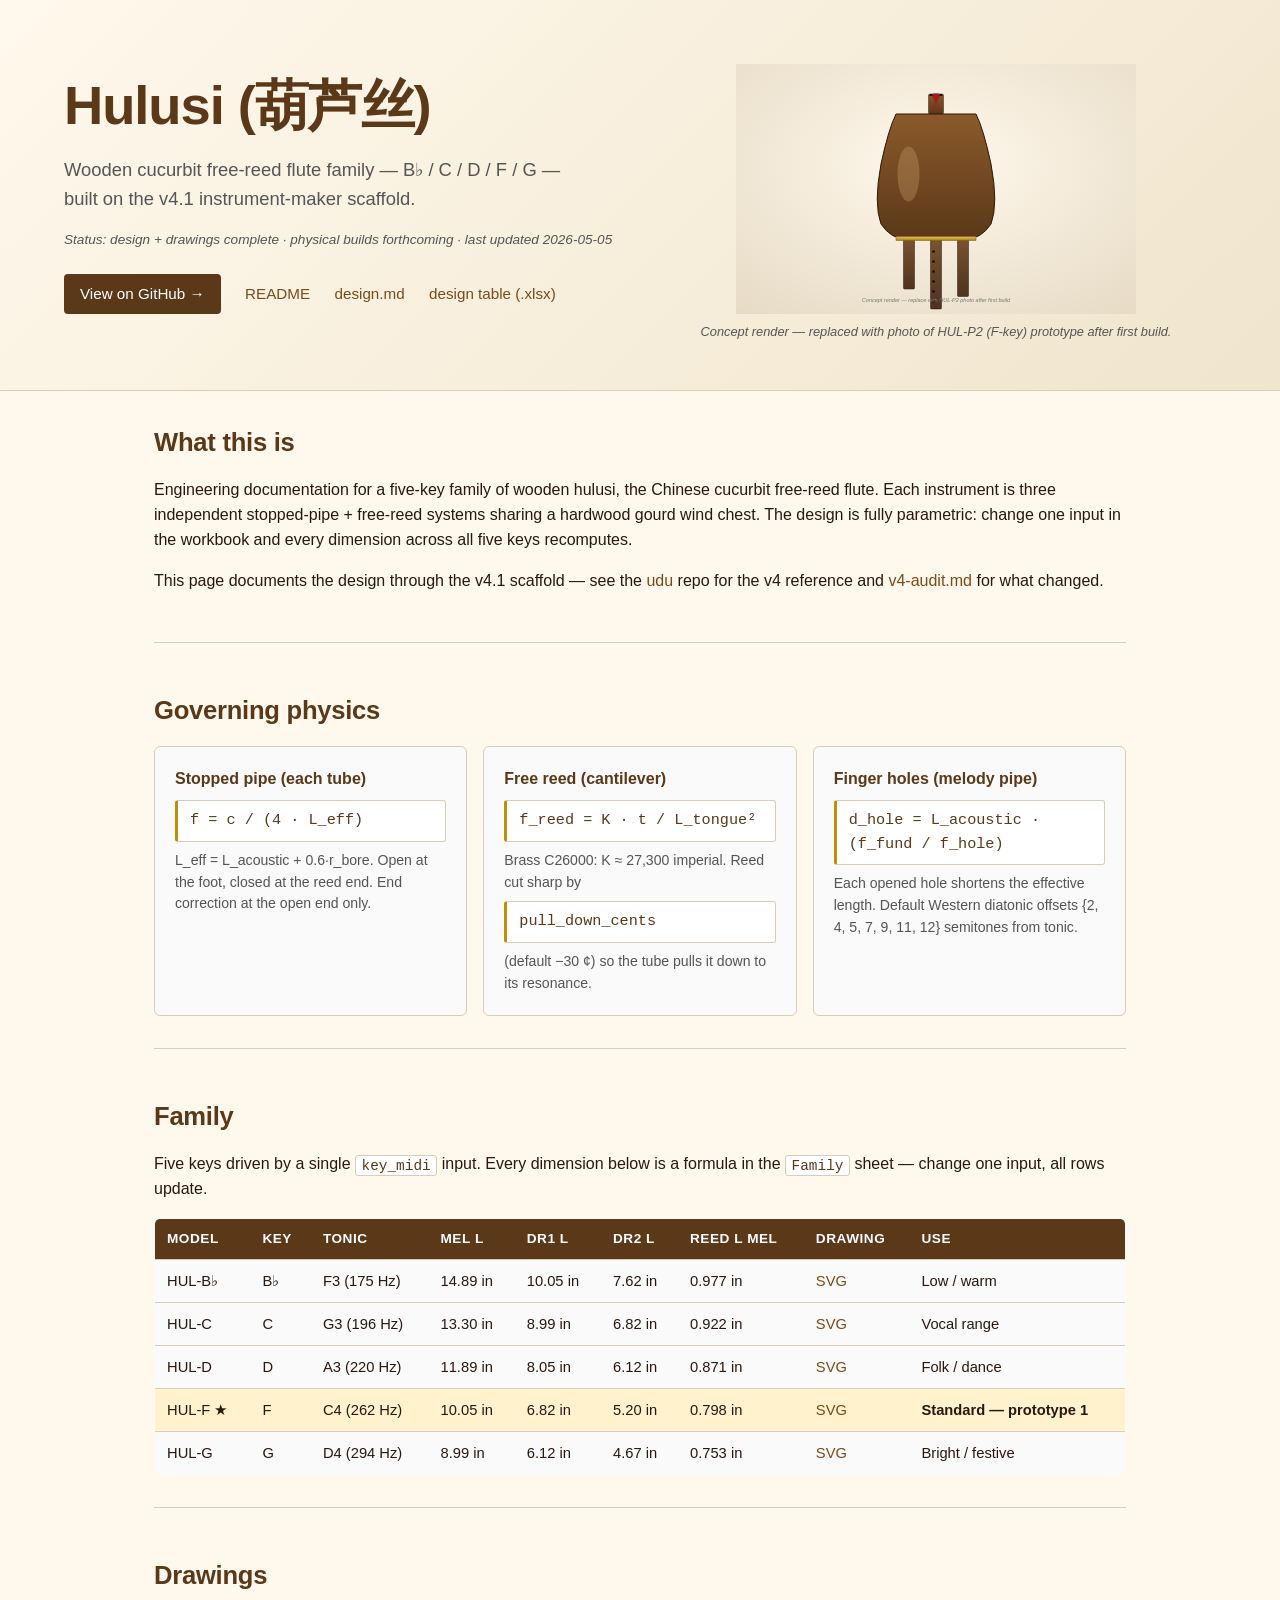
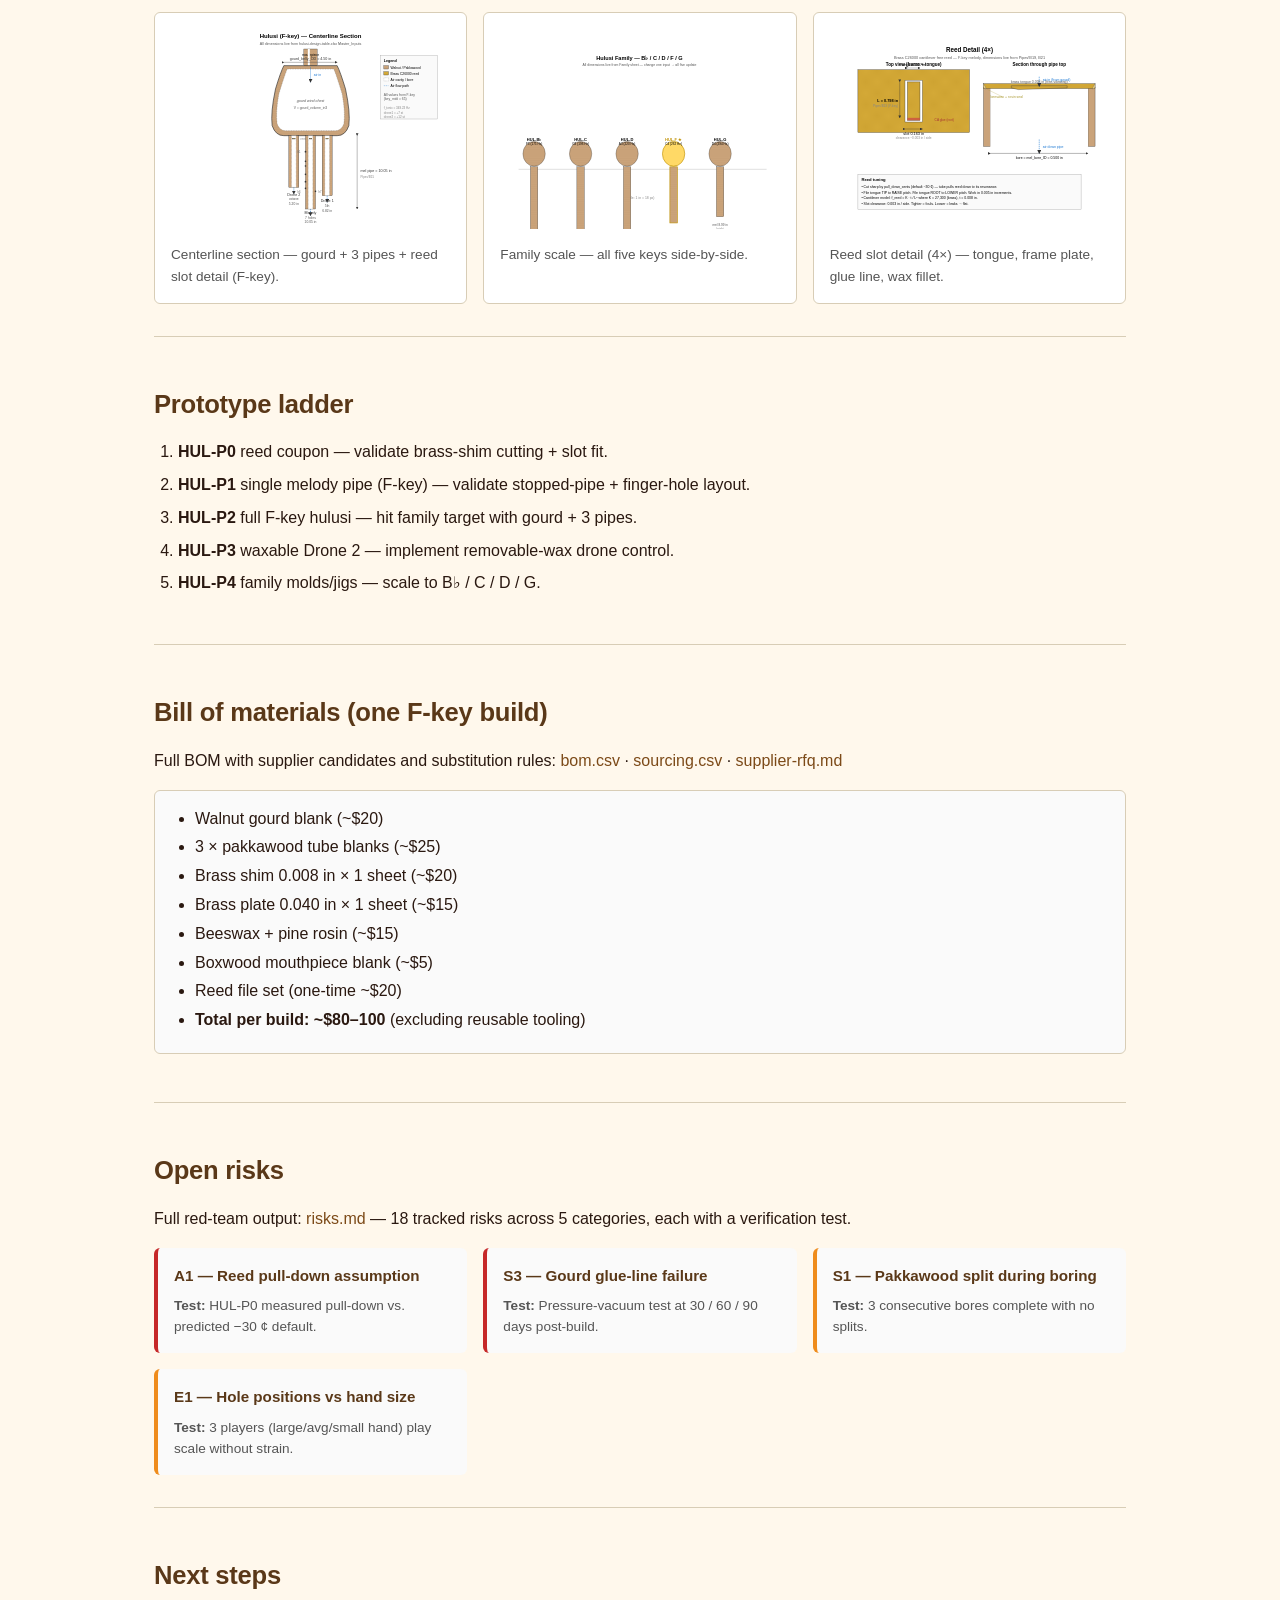
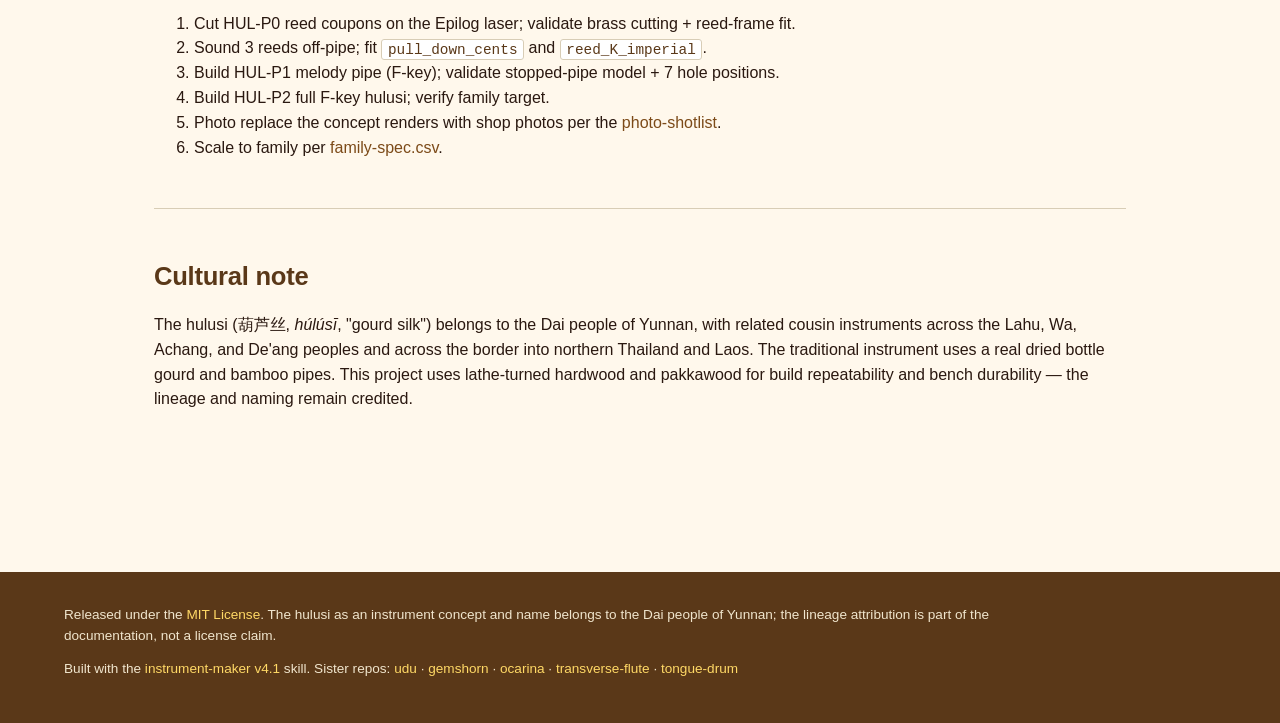
<file: site/index.html>
<!DOCTYPE html>
<html lang="en">
<head>
  <meta charset="UTF-8">
  <meta name="viewport" content="width=device-width, initial-scale=1.0">
  <title>Hulusi (葫芦丝) — Wooden Cucurbit Free-Reed Flute Family</title>
  <link rel="stylesheet" href="style.css">
</head>
<body>

<header class="hero">
  <div class="hero-inner">
    <h1>Hulusi (葫芦丝)</h1>
    <p class="tagline">Wooden cucurbit free-reed flute family — B♭ / C / D / F / G — built on the v4.1 instrument-maker scaffold.</p>
    <p class="meta">Status: design + drawings complete · physical builds forthcoming · last updated 2026-05-05</p>
    <p class="links">
      <a href="https://github.com/tonykoop/hulusi" class="primary">View on GitHub →</a>
      <a href="../README.md">README</a>
      <a href="../design.md">design.md</a>
      <a href="../hulusi-design-table.xlsx">design table (.xlsx)</a>
    </p>
  </div>
  <div class="hero-art">
    <object data="../images/hero-concept.svg" type="image/svg+xml" aria-label="F-key hulusi concept render"></object>
    <p class="caption">Concept render — replaced with photo of HUL-P2 (F-key) prototype after first build.</p>
  </div>
</header>

<main>

<section id="intro">
  <h2>What this is</h2>
  <p>Engineering documentation for a five-key family of wooden hulusi, the Chinese cucurbit free-reed flute. Each instrument is three independent stopped-pipe + free-reed systems sharing a hardwood gourd wind chest. The design is fully parametric: change one input in the workbook and every dimension across all five keys recomputes.</p>
  <p>This page documents the design through the v4.1 scaffold — see the <a href="https://github.com/tonykoop/udu">udu</a> repo for the v4 reference and <a href="../v4-audit.md">v4-audit.md</a> for what changed.</p>
</section>

<section id="physics">
  <h2>Governing physics</h2>
  <div class="physics-grid">
    <div class="formula-card">
      <h3>Stopped pipe (each tube)</h3>
      <code>f = c / (4 · L_eff)</code>
      <p>L_eff = L_acoustic + 0.6·r_bore. Open at the foot, closed at the reed end. End correction at the open end only.</p>
    </div>
    <div class="formula-card">
      <h3>Free reed (cantilever)</h3>
      <code>f_reed = K · t / L_tongue²</code>
      <p>Brass C26000: K ≈ 27,300 imperial. Reed cut sharp by <code>pull_down_cents</code> (default −30 ¢) so the tube pulls it down to its resonance.</p>
    </div>
    <div class="formula-card">
      <h3>Finger holes (melody pipe)</h3>
      <code>d_hole = L_acoustic · (f_fund / f_hole)</code>
      <p>Each opened hole shortens the effective length. Default Western diatonic offsets {2, 4, 5, 7, 9, 11, 12} semitones from tonic.</p>
    </div>
  </div>
</section>

<section id="family">
  <h2>Family</h2>
  <p>Five keys driven by a single <code>key_midi</code> input. Every dimension below is a formula in the <code>Family</code> sheet — change one input, all rows update.</p>
  <table class="family">
    <thead>
      <tr>
        <th>Model</th><th>Key</th><th>Tonic</th>
        <th>Mel L</th><th>Dr1 L</th><th>Dr2 L</th>
        <th>Reed L mel</th><th>Drawing</th><th>Use</th>
      </tr>
    </thead>
    <tbody>
      <tr><td>HUL-B♭</td><td>B♭</td><td>F3 (175 Hz)</td><td>14.89 in</td><td>10.05 in</td><td>7.62 in</td><td>0.977 in</td><td><a href="../drawings/hulusi-Bb.svg">SVG</a></td><td>Low / warm</td></tr>
      <tr><td>HUL-C</td><td>C</td><td>G3 (196 Hz)</td><td>13.30 in</td><td>8.99 in</td><td>6.82 in</td><td>0.922 in</td><td><a href="../drawings/hulusi-C.svg">SVG</a></td><td>Vocal range</td></tr>
      <tr><td>HUL-D</td><td>D</td><td>A3 (220 Hz)</td><td>11.89 in</td><td>8.05 in</td><td>6.12 in</td><td>0.871 in</td><td><a href="../drawings/hulusi-D.svg">SVG</a></td><td>Folk / dance</td></tr>
      <tr class="standard"><td>HUL-F ★</td><td>F</td><td>C4 (262 Hz)</td><td>10.05 in</td><td>6.82 in</td><td>5.20 in</td><td>0.798 in</td><td><a href="../drawings/hulusi-F.svg">SVG</a></td><td><b>Standard — prototype 1</b></td></tr>
      <tr><td>HUL-G</td><td>G</td><td>D4 (294 Hz)</td><td>8.99 in</td><td>6.12 in</td><td>4.67 in</td><td>0.753 in</td><td><a href="../drawings/hulusi-G.svg">SVG</a></td><td>Bright / festive</td></tr>
    </tbody>
  </table>
</section>

<section id="drawings">
  <h2>Drawings</h2>
  <div class="drawings-grid">
    <a href="../drawings/hulusi-section.svg" class="drawing-card">
      <object data="../drawings/hulusi-section.svg" type="image/svg+xml" aria-label="Centerline section"></object>
      <p>Centerline section — gourd + 3 pipes + reed slot detail (F-key).</p>
    </a>
    <a href="../drawings/hulusi-family-scale.svg" class="drawing-card">
      <object data="../drawings/hulusi-family-scale.svg" type="image/svg+xml" aria-label="Family scale comparison"></object>
      <p>Family scale — all five keys side-by-side.</p>
    </a>
    <a href="../drawings/reed-detail.svg" class="drawing-card">
      <object data="../drawings/reed-detail.svg" type="image/svg+xml" aria-label="Reed detail 4×"></object>
      <p>Reed slot detail (4×) — tongue, frame plate, glue line, wax fillet.</p>
    </a>
  </div>
</section>

<section id="prototype-ladder">
  <h2>Prototype ladder</h2>
  <ol class="ladder">
    <li><b>HUL-P0</b> reed coupon — validate brass-shim cutting + slot fit.</li>
    <li><b>HUL-P1</b> single melody pipe (F-key) — validate stopped-pipe + finger-hole layout.</li>
    <li><b>HUL-P2</b> full F-key hulusi — hit family target with gourd + 3 pipes.</li>
    <li><b>HUL-P3</b> waxable Drone 2 — implement removable-wax drone control.</li>
    <li><b>HUL-P4</b> family molds/jigs — scale to B♭ / C / D / G.</li>
  </ol>
</section>

<section id="bom">
  <h2>Bill of materials (one F-key build)</h2>
  <p>Full BOM with supplier candidates and substitution rules: <a href="../bom.csv">bom.csv</a> · <a href="../sourcing.csv">sourcing.csv</a> · <a href="../supplier-rfq.md">supplier-rfq.md</a></p>
  <div class="bom-summary">
    <ul>
      <li>Walnut gourd blank (~$20)</li>
      <li>3 × pakkawood tube blanks (~$25)</li>
      <li>Brass shim 0.008 in × 1 sheet (~$20)</li>
      <li>Brass plate 0.040 in × 1 sheet (~$15)</li>
      <li>Beeswax + pine rosin (~$15)</li>
      <li>Boxwood mouthpiece blank (~$5)</li>
      <li>Reed file set (one-time ~$20)</li>
      <li><b>Total per build: ~$80–100</b> (excluding reusable tooling)</li>
    </ul>
  </div>
</section>

<section id="risks">
  <h2>Open risks</h2>
  <p>Full red-team output: <a href="../risks.md">risks.md</a> — 18 tracked risks across 5 categories, each with a verification test.</p>
  <div class="risks-grid">
    <div class="risk-card sev-high">
      <h3>A1 — Reed pull-down assumption</h3>
      <p><b>Test:</b> HUL-P0 measured pull-down vs. predicted −30 ¢ default.</p>
    </div>
    <div class="risk-card sev-high">
      <h3>S3 — Gourd glue-line failure</h3>
      <p><b>Test:</b> Pressure-vacuum test at 30 / 60 / 90 days post-build.</p>
    </div>
    <div class="risk-card sev-med">
      <h3>S1 — Pakkawood split during boring</h3>
      <p><b>Test:</b> 3 consecutive bores complete with no splits.</p>
    </div>
    <div class="risk-card sev-med">
      <h3>E1 — Hole positions vs hand size</h3>
      <p><b>Test:</b> 3 players (large/avg/small hand) play scale without strain.</p>
    </div>
  </div>
</section>

<section id="next">
  <h2>Next steps</h2>
  <ol>
    <li>Cut HUL-P0 reed coupons on the Epilog laser; validate brass cutting + reed-frame fit.</li>
    <li>Sound 3 reeds off-pipe; fit <code>pull_down_cents</code> and <code>reed_K_imperial</code>.</li>
    <li>Build HUL-P1 melody pipe (F-key); validate stopped-pipe model + 7 hole positions.</li>
    <li>Build HUL-P2 full F-key hulusi; verify family target.</li>
    <li>Photo replace the concept renders with shop photos per the <a href="../photo-shotlist.md">photo-shotlist</a>.</li>
    <li>Scale to family per <a href="../family-spec.csv">family-spec.csv</a>.</li>
  </ol>
</section>

<section id="cultural">
  <h2>Cultural note</h2>
  <p>The hulusi (葫芦丝, <i>húlúsī</i>, "gourd silk") belongs to the Dai people of Yunnan, with related cousin instruments across the Lahu, Wa, Achang, and De'ang peoples and across the border into northern Thailand and Laos. The traditional instrument uses a real dried bottle gourd and bamboo pipes. This project uses lathe-turned hardwood and pakkawood for build repeatability and bench durability — the lineage and naming remain credited.</p>
</section>

</main>

<footer>
  <p>Released under the <a href="../LICENSE">MIT License</a>. The hulusi as an instrument concept and name belongs to the Dai people of Yunnan; the lineage attribution is part of the documentation, not a license claim.</p>
  <p>Built with the <a href="https://github.com/tonykoop/instrument-maker">instrument-maker v4.1</a> skill. Sister repos: <a href="https://github.com/tonykoop/udu">udu</a> · <a href="https://github.com/tonykoop/gemshorn">gemshorn</a> · <a href="https://github.com/tonykoop/ocarina">ocarina</a> · <a href="https://github.com/tonykoop/transverse-flute">transverse-flute</a> · <a href="https://github.com/tonykoop/tongue-drum">tongue-drum</a></p>
</footer>

</body>
</html>
</file>
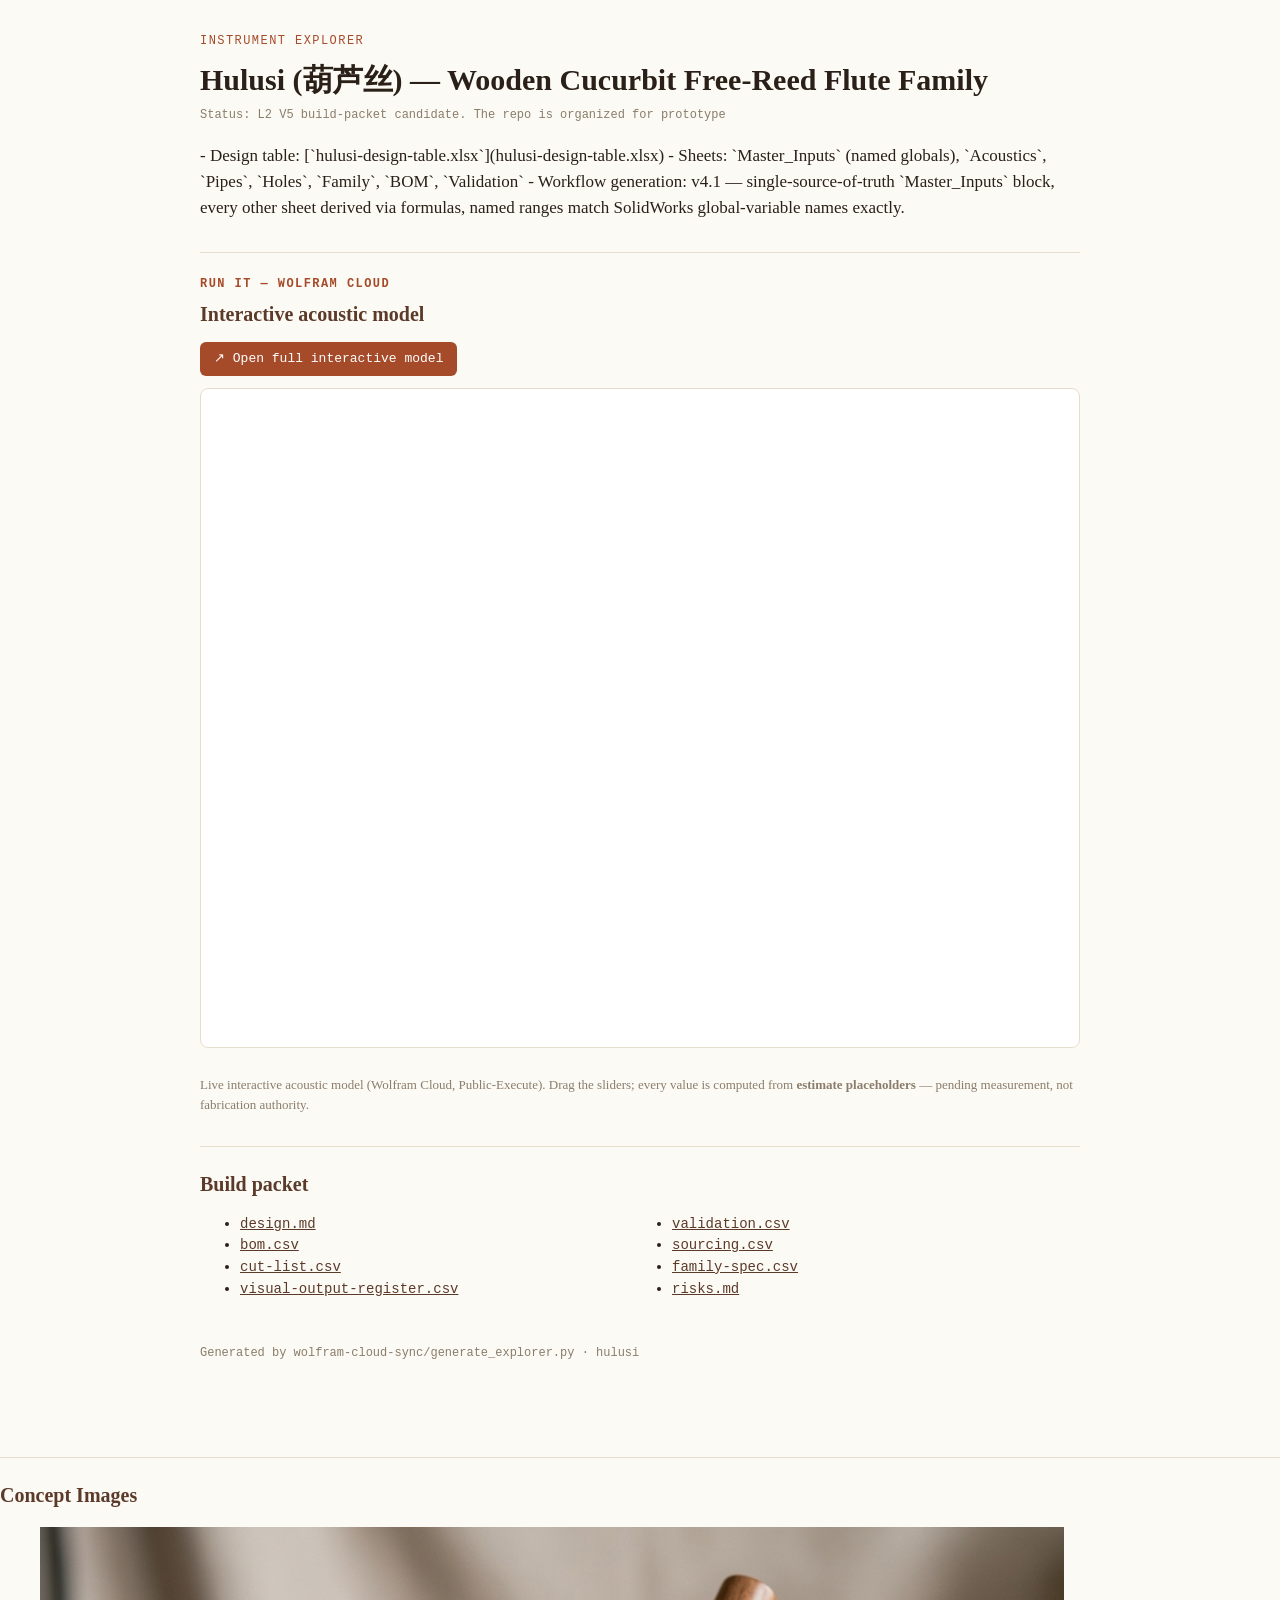
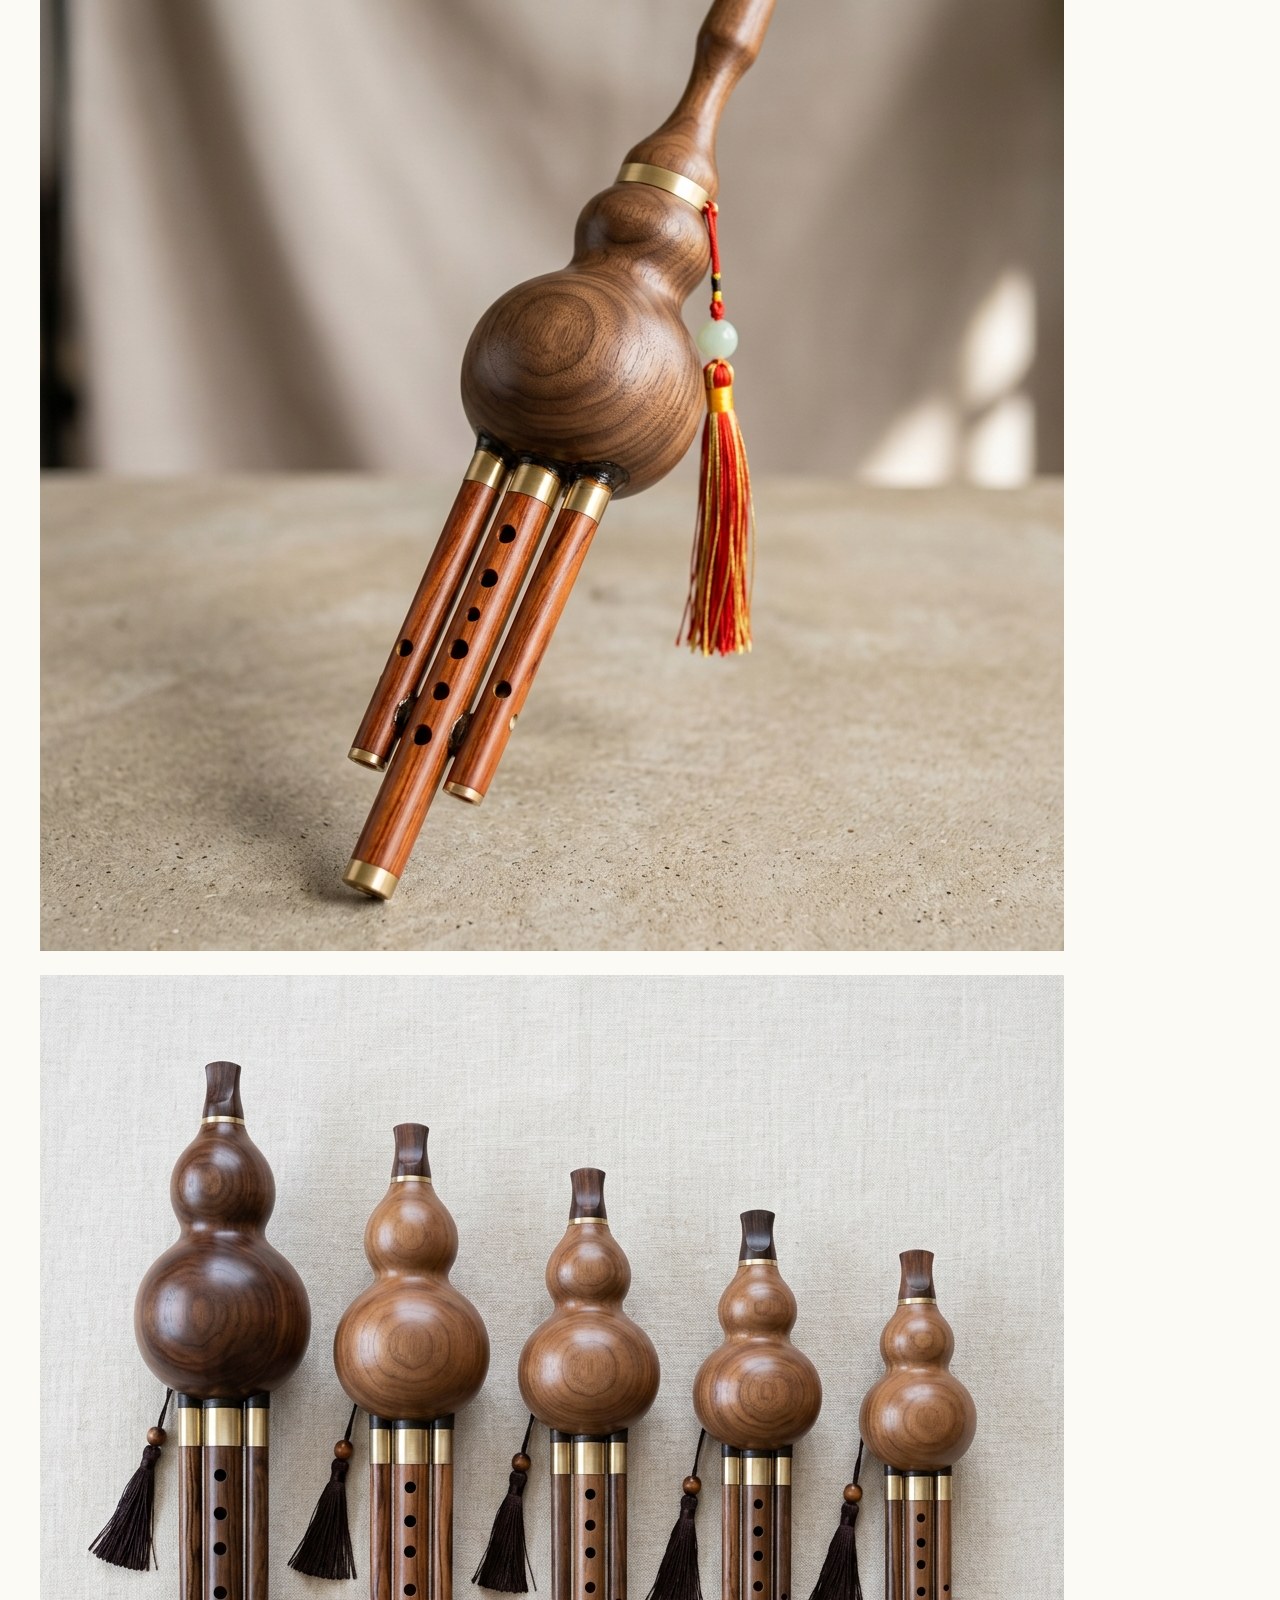
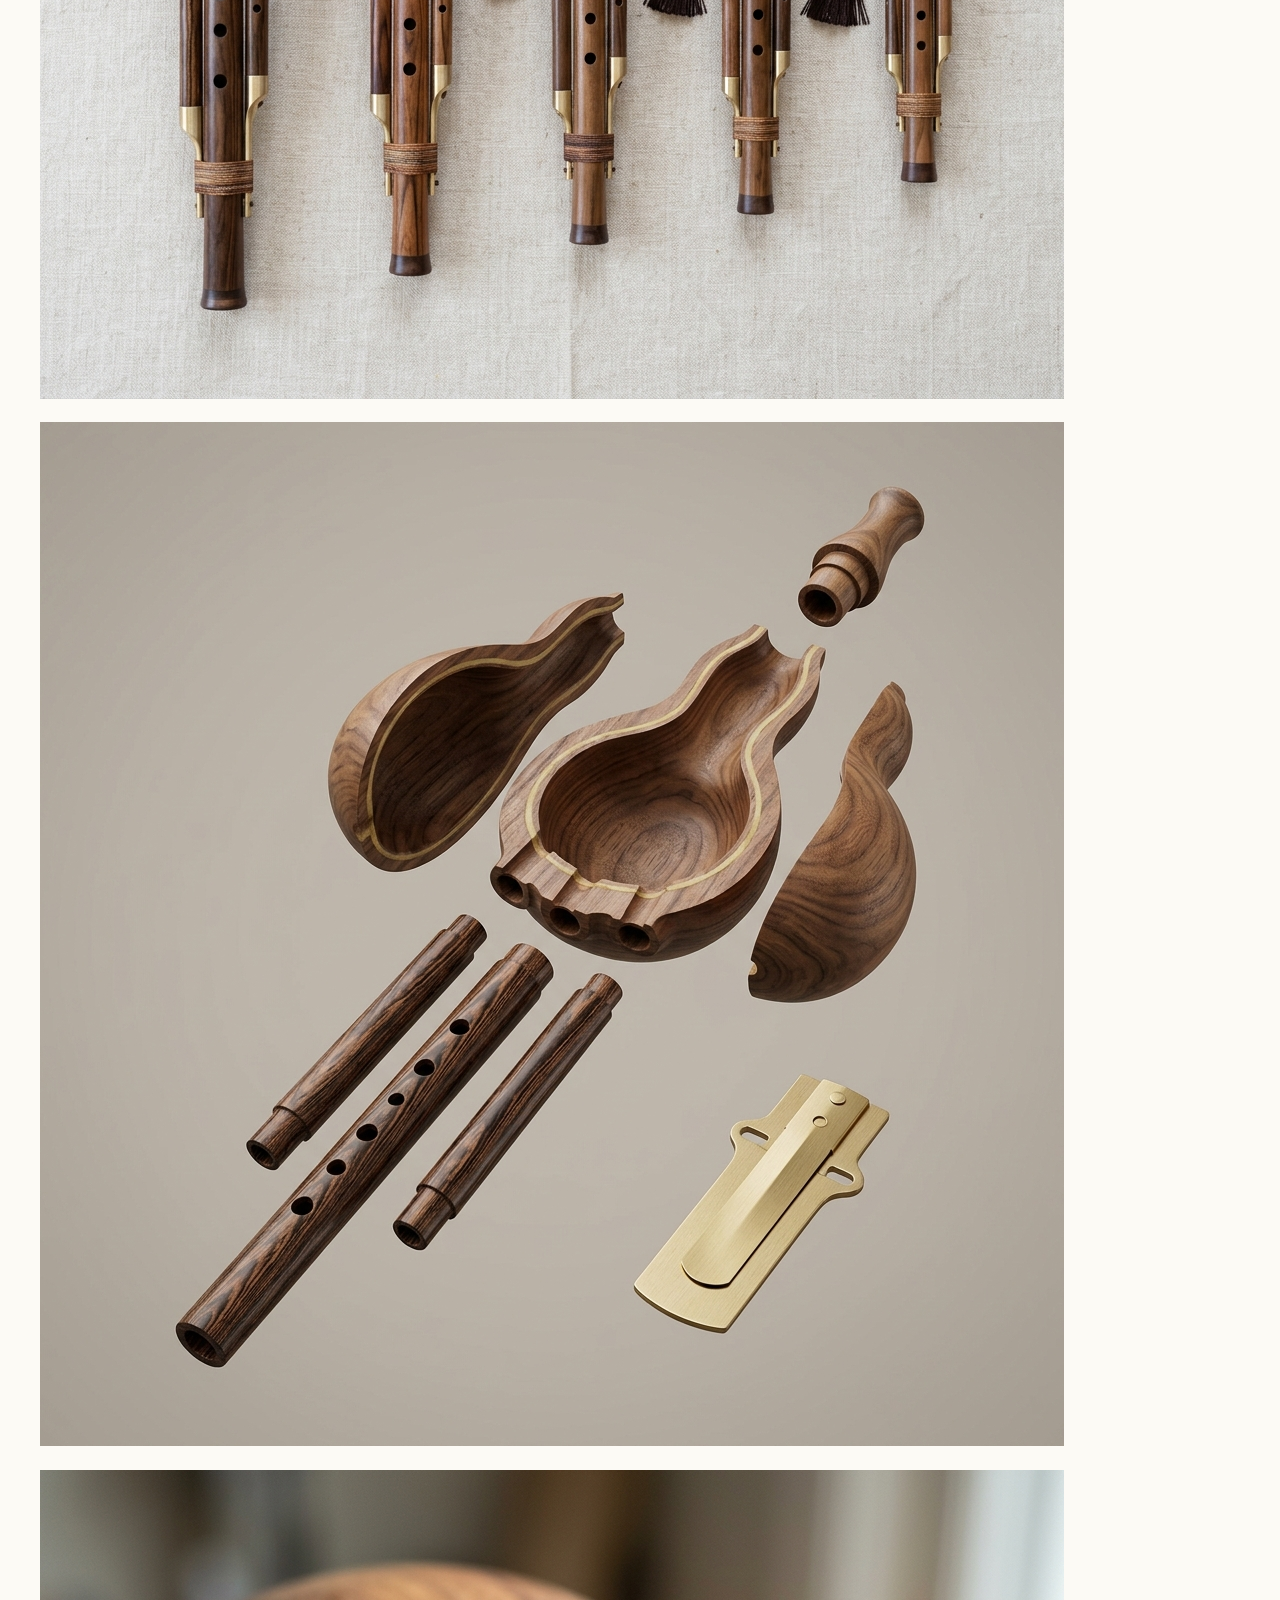
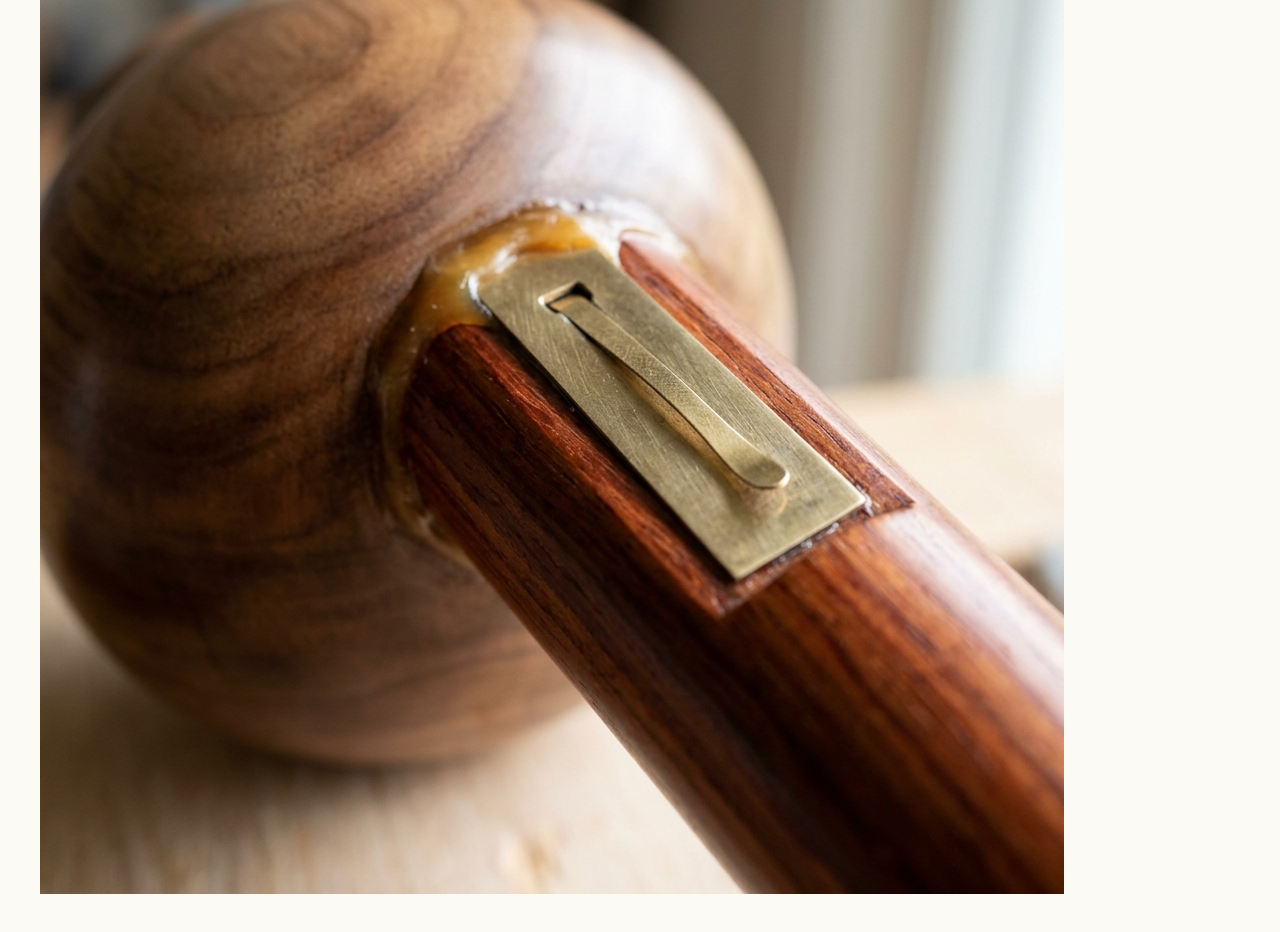
<file: explorer.html>
<!doctype html>
<html lang="en"><head><meta charset="utf-8">
<meta name="viewport" content="width=device-width, initial-scale=1">
<title>Hulusi (葫芦丝) — Wooden Cucurbit Free-Reed Flute Family — Explorer</title>
<style>
:root{--ink:#2a2018;--walnut:#5b3a29;--accent:#a64b2a;--rule:#e7ddcc;--paper:#fcfaf5;--muted:#8a7d6b;--mono:ui-monospace,Menlo,monospace;--serif:Georgia,'Times New Roman',serif}
*{box-sizing:border-box}body{margin:0;font-family:var(--serif);color:var(--ink);background:var(--paper);line-height:1.55}
.wrap{max-width:920px;margin:0 auto;padding:32px 20px 64px}
header h1{font-size:30px;margin:.2em 0 .1em}.eyebrow{font-family:var(--mono);font-size:12px;letter-spacing:.12em;text-transform:uppercase;color:var(--accent);display:block;margin-bottom:6px}
.status{font-family:var(--mono);font-size:12px;color:var(--muted);margin:0 0 18px}
section{margin:30px 0;padding-top:18px;border-top:1px solid var(--rule)}
section h2{font-size:20px;color:var(--walnut);margin:.2em 0 .6em}
p.intro{font-size:17px}
.wf-frame{width:100%;height:660px;border:1px solid var(--rule);border-radius:8px;background:#fff;margin:6px 0}
.wf-actions{margin:6px 0}
.btn{display:inline-block;padding:7px 14px;border-radius:6px;text-decoration:none;font-family:var(--mono);font-size:13px;background:#efe7d8;color:var(--walnut)}
.btn.primary{background:var(--accent);color:#fff}
ul.files{font-family:var(--mono);font-size:14px;columns:2;gap:24px}
ul.files a{color:var(--walnut)}
.muted{color:var(--muted);font-size:13px}
footer{margin-top:44px;color:var(--muted);font-size:12px;font-family:var(--mono)}
</style></head>
<body><div class="wrap">
<header><span class="eyebrow">Instrument Explorer</span><h1>Hulusi (葫芦丝) — Wooden Cucurbit Free-Reed Flute Family</h1>
<p class="status">Status: L2 V5 build-packet candidate. The repo is organized for prototype</p></header>
<p class="intro">- Design table: [`hulusi-design-table.xlsx`](hulusi-design-table.xlsx) - Sheets: `Master_Inputs` (named globals), `Acoustics`, `Pipes`, `Holes`, `Family`, `BOM`, `Validation` - Workflow generation: v4.1 — single-source-of-truth `Master_Inputs` block, every other sheet derived via formulas, named ranges match SolidWorks global-variable names exactly.</p>
<section id="wolfram"><h2><span class="eyebrow">Run it — Wolfram Cloud</span>Interactive acoustic model</h2>
<div class="wf-actions"><a class="btn primary" href="https://www.wolframcloud.com/obj/wrfcoin/Musical_Instruments/woodwinds/hulusi/hulusi-starter.wl" target="_blank" rel="noopener">&#8599; Open full interactive model</a></div><iframe class="wf-frame" src="https://www.wolframcloud.com/obj/wrfcoin/Musical_Instruments/woodwinds/hulusi/hulusi-starter.wl" title="Interactive Wolfram model" loading="lazy"></iframe><p class="muted">Live interactive acoustic model (Wolfram Cloud, Public-Execute). Drag the sliders; every value is computed from <strong>estimate placeholders</strong> — pending measurement, not fabrication authority.</p>
</section>
<section id="files"><h2>Build packet</h2>
<ul class="files"><li><a href="design.md" target="_blank">design.md</a></li><li><a href="bom.csv" target="_blank">bom.csv</a></li><li><a href="cut-list.csv" target="_blank">cut-list.csv</a></li><li><a href="visual-output-register.csv" target="_blank">visual-output-register.csv</a></li><li><a href="validation.csv" target="_blank">validation.csv</a></li><li><a href="sourcing.csv" target="_blank">sourcing.csv</a></li><li><a href="family-spec.csv" target="_blank">family-spec.csv</a></li><li><a href="risks.md" target="_blank">risks.md</a></li></ul></section>
<footer>Generated by wolfram-cloud-sync/generate_explorer.py · hulusi</footer>
</div>
<section id="concept-images">
  <h2>Concept Images</h2>
  <figure><img src="images/hero-render.png" alt="Hulusi — concept hero render" loading="lazy"></figure>
  <figure><img src="images/family-group.png" alt="Hulusi — family group render" loading="lazy"></figure>
  <figure><img src="images/exploded-diagram.png" alt="Hulusi — exploded assembly diagram" loading="lazy"></figure>
  <figure><img src="images/macro/brass-free-reed.png" alt="Hulusi — macro detail: brass free reed" loading="lazy"></figure>
</section>
</body></html>
</file>
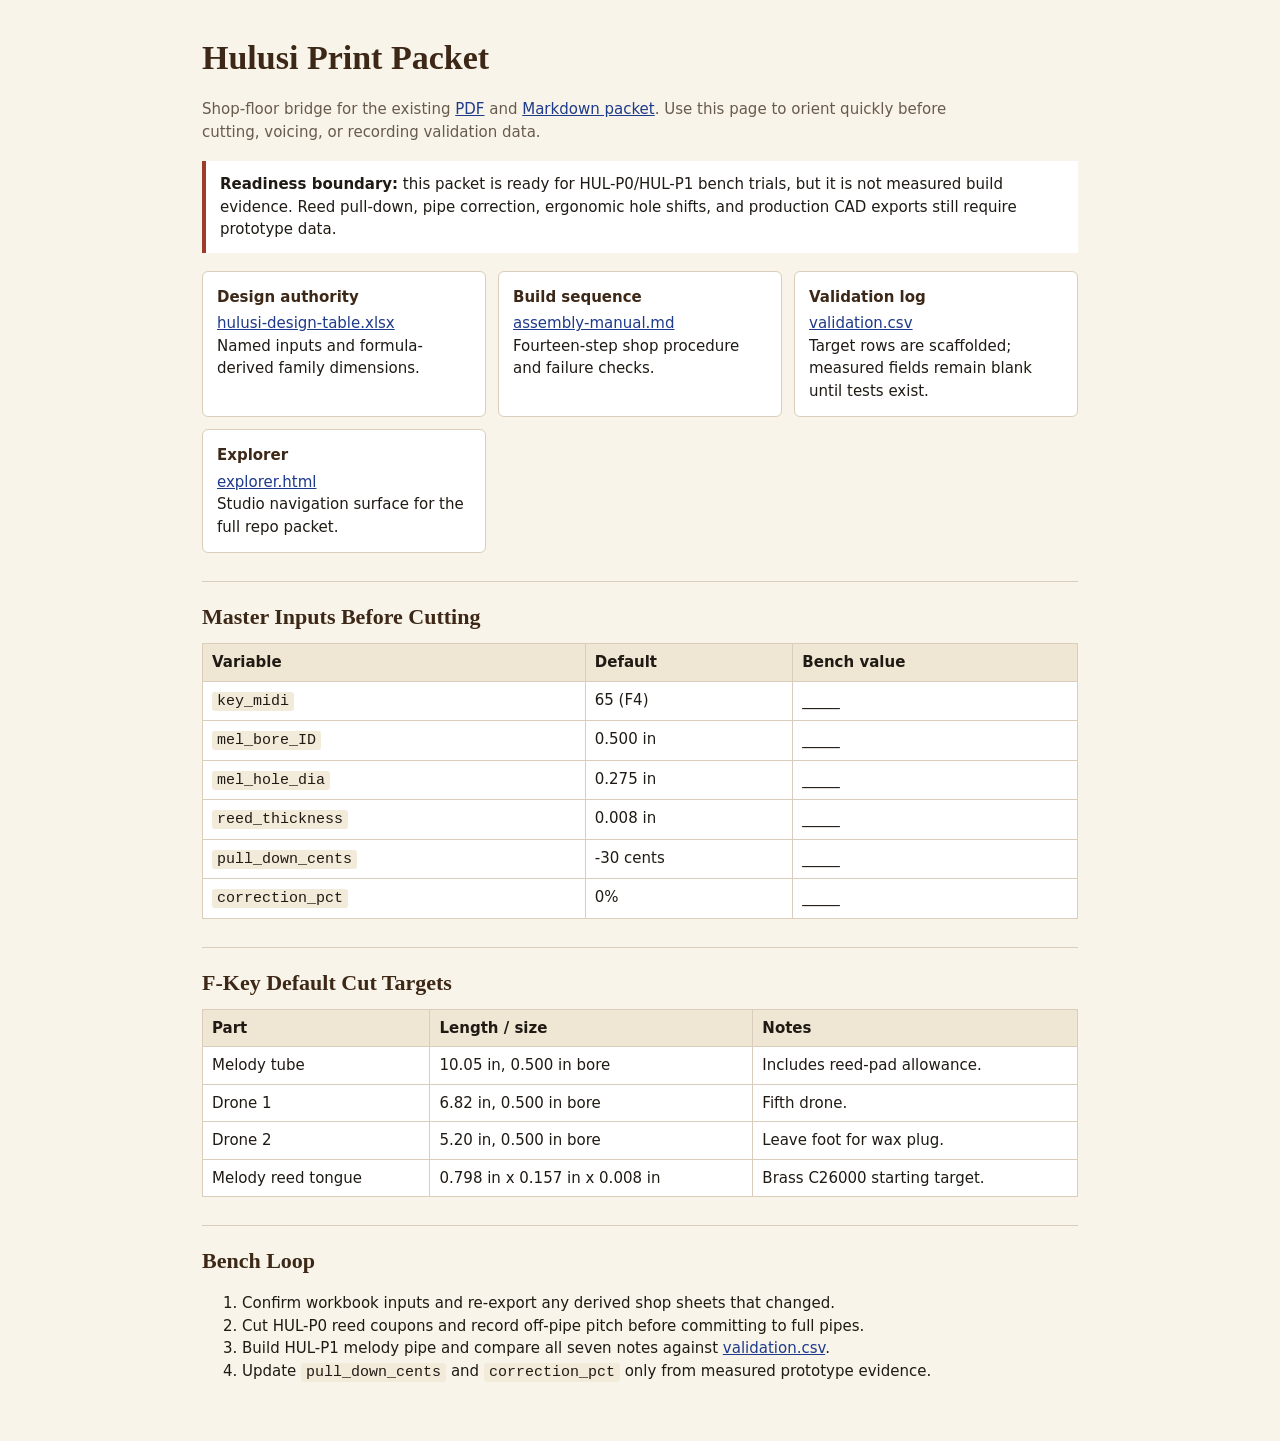
<file: print-packet.html>
<!doctype html>
<html lang="en">
<head>
<meta charset="utf-8">
<meta name="viewport" content="width=device-width, initial-scale=1">
<title>Hulusi Print Packet</title>
<style>
:root{--ink:#1f1a14;--muted:#685b4d;--rule:#dacdbb;--paper:#fffaf0;--accent:#1e3a8a}
*{box-sizing:border-box}
body{margin:0;background:#f8f4e9;color:var(--ink);font:15px/1.5 system-ui,-apple-system,BlinkMacSystemFont,"Segoe UI",sans-serif}
main{max-width:920px;margin:0 auto;padding:32px 22px 56px}
h1,h2{font-family:Georgia,serif;color:#3d2817}
h1{font-size:34px;margin:0 0 8px}
h2{font-size:22px;margin:28px 0 10px;border-top:1px solid var(--rule);padding-top:18px}
a{color:var(--accent)}
.lede{color:var(--muted);max-width:760px}
.notice{border-left:4px solid #a03a2a;background:#fff;padding:12px 14px;margin:18px 0}
.grid{display:grid;grid-template-columns:repeat(auto-fit,minmax(220px,1fr));gap:12px;margin:18px 0}
.card{background:#fff;border:1px solid var(--rule);border-radius:6px;padding:14px}
.card b{display:block;margin-bottom:4px;color:#3d2817}
table{width:100%;border-collapse:collapse;background:#fff;margin:10px 0 18px}
th,td{border:1px solid var(--rule);padding:7px 9px;text-align:left;vertical-align:top}
th{background:#efe7d3}
code{background:#f2ebda;padding:1px 5px;border-radius:3px}
@media print{body{background:#fff}main{padding:0}.notice,.card,table{break-inside:avoid}}
</style>
</head>
<body>
<main>
  <h1>Hulusi Print Packet</h1>
  <p class="lede">Shop-floor bridge for the existing <a href="print-packet.pdf">PDF</a> and <a href="print-packet.md">Markdown packet</a>. Use this page to orient quickly before cutting, voicing, or recording validation data.</p>
  <div class="notice"><b>Readiness boundary:</b> this packet is ready for HUL-P0/HUL-P1 bench trials, but it is not measured build evidence. Reed pull-down, pipe correction, ergonomic hole shifts, and production CAD exports still require prototype data.</div>

  <div class="grid">
    <div class="card"><b>Design authority</b><a href="hulusi-design-table.xlsx">hulusi-design-table.xlsx</a><br><span>Named inputs and formula-derived family dimensions.</span></div>
    <div class="card"><b>Build sequence</b><a href="assembly-manual.md">assembly-manual.md</a><br><span>Fourteen-step shop procedure and failure checks.</span></div>
    <div class="card"><b>Validation log</b><a href="validation.csv">validation.csv</a><br><span>Target rows are scaffolded; measured fields remain blank until tests exist.</span></div>
    <div class="card"><b>Explorer</b><a href="explorer.html">explorer.html</a><br><span>Studio navigation surface for the full repo packet.</span></div>
  </div>

  <h2>Master Inputs Before Cutting</h2>
  <table>
    <thead><tr><th>Variable</th><th>Default</th><th>Bench value</th></tr></thead>
    <tbody>
      <tr><td><code>key_midi</code></td><td>65 (F4)</td><td>_____</td></tr>
      <tr><td><code>mel_bore_ID</code></td><td>0.500 in</td><td>_____</td></tr>
      <tr><td><code>mel_hole_dia</code></td><td>0.275 in</td><td>_____</td></tr>
      <tr><td><code>reed_thickness</code></td><td>0.008 in</td><td>_____</td></tr>
      <tr><td><code>pull_down_cents</code></td><td>-30 cents</td><td>_____</td></tr>
      <tr><td><code>correction_pct</code></td><td>0%</td><td>_____</td></tr>
    </tbody>
  </table>

  <h2>F-Key Default Cut Targets</h2>
  <table>
    <thead><tr><th>Part</th><th>Length / size</th><th>Notes</th></tr></thead>
    <tbody>
      <tr><td>Melody tube</td><td>10.05 in, 0.500 in bore</td><td>Includes reed-pad allowance.</td></tr>
      <tr><td>Drone 1</td><td>6.82 in, 0.500 in bore</td><td>Fifth drone.</td></tr>
      <tr><td>Drone 2</td><td>5.20 in, 0.500 in bore</td><td>Leave foot for wax plug.</td></tr>
      <tr><td>Melody reed tongue</td><td>0.798 in x 0.157 in x 0.008 in</td><td>Brass C26000 starting target.</td></tr>
    </tbody>
  </table>

  <h2>Bench Loop</h2>
  <ol>
    <li>Confirm workbook inputs and re-export any derived shop sheets that changed.</li>
    <li>Cut HUL-P0 reed coupons and record off-pipe pitch before committing to full pipes.</li>
    <li>Build HUL-P1 melody pipe and compare all seven notes against <a href="validation.csv">validation.csv</a>.</li>
    <li>Update <code>pull_down_cents</code> and <code>correction_pct</code> only from measured prototype evidence.</li>
  </ol>
</main>
</body>
</html>
</file>
<file: site/style.css>
/* Hulusi build-log site — single-stylesheet, no build step */

:root {
  --walnut: #5a3818;
  --walnut-light: #8b5a2b;
  --gold: #bf9000;
  --pakka: #4d3320;
  --brass: #d4a937;
  --bg: #fff8ec;
  --paper: #fafafa;
  --text: #2a1810;
  --muted: #555;
  --rule: #d8cdb6;
  --link: #7c4a18;
  --link-hover: #bf9000;
}

* { box-sizing: border-box; }
html { scroll-behavior: smooth; }
body {
  margin: 0;
  background: var(--bg);
  color: var(--text);
  font-family: -apple-system, BlinkMacSystemFont, "Segoe UI", Helvetica, Arial, sans-serif;
  line-height: 1.55;
}
a { color: var(--link); text-decoration: none; border-bottom: 1px solid transparent; transition: border-color 0.15s; }
a:hover { border-bottom-color: var(--link-hover); color: var(--link-hover); }

/* Hero */
.hero {
  display: grid;
  grid-template-columns: 1fr 1fr;
  gap: 2rem;
  padding: 4rem 5vw 3rem;
  background: linear-gradient(135deg, var(--bg) 0%, #f0e5cd 100%);
  border-bottom: 1px solid var(--rule);
}
@media (max-width: 720px) {
  .hero { grid-template-columns: 1fr; padding: 2rem 4vw; }
}
.hero-inner h1 {
  font-size: clamp(2rem, 5vw, 3.4rem);
  margin: 0 0 0.5rem;
  color: var(--walnut);
  letter-spacing: -0.02em;
}
.hero-inner .tagline {
  font-size: 1.15rem;
  color: var(--muted);
  margin: 0 0 1rem;
  max-width: 32rem;
}
.hero-inner .meta {
  font-size: 0.85rem;
  color: var(--muted);
  margin-bottom: 1.5rem;
  font-style: italic;
}
.hero-inner .links a {
  display: inline-block;
  margin-right: 1.25rem;
  margin-bottom: 0.5rem;
  font-size: 0.95rem;
}
.hero-inner .links a.primary {
  background: var(--walnut);
  color: white;
  padding: 0.5rem 1rem;
  border-radius: 4px;
  border: none;
}
.hero-inner .links a.primary:hover {
  background: var(--gold);
  color: white;
}
.hero-art {
  display: flex;
  flex-direction: column;
  align-items: center;
}
.hero-art object {
  width: 100%;
  max-width: 400px;
  height: auto;
}
.hero-art .caption {
  font-size: 0.8rem;
  color: var(--muted);
  font-style: italic;
  margin: 0.5rem 0 0;
  text-align: center;
}

/* Main sections */
main {
  max-width: 1100px;
  margin: 0 auto;
  padding: 2rem 5vw;
}
section {
  margin-bottom: 3rem;
  padding-bottom: 2rem;
  border-bottom: 1px solid var(--rule);
}
section:last-child { border-bottom: none; }
section h2 {
  font-size: 1.6rem;
  color: var(--walnut);
  margin: 0 0 1rem;
  letter-spacing: -0.01em;
}

/* Physics cards */
.physics-grid {
  display: grid;
  grid-template-columns: repeat(auto-fit, minmax(260px, 1fr));
  gap: 1rem;
}
.formula-card {
  background: var(--paper);
  padding: 1.25rem;
  border-radius: 6px;
  border: 1px solid var(--rule);
}
.formula-card h3 {
  margin: 0 0 0.5rem;
  font-size: 1rem;
  color: var(--walnut);
}
.formula-card code {
  display: block;
  background: white;
  padding: 0.5rem 0.75rem;
  border-radius: 3px;
  font-family: "SF Mono", Consolas, monospace;
  font-size: 0.95rem;
  margin: 0.5rem 0;
  border-left: 3px solid var(--gold);
}
.formula-card p { margin: 0.5rem 0 0; font-size: 0.88rem; color: var(--muted); }

/* Family table */
table.family {
  width: 100%;
  border-collapse: collapse;
  font-size: 0.92rem;
  background: var(--paper);
  border-radius: 6px;
  overflow: hidden;
  border: 1px solid var(--rule);
}
table.family th, table.family td {
  padding: 0.6rem 0.75rem;
  text-align: left;
  border-bottom: 1px solid var(--rule);
}
table.family th {
  background: var(--walnut);
  color: white;
  font-weight: 600;
  font-size: 0.85rem;
  text-transform: uppercase;
  letter-spacing: 0.04em;
}
table.family tr.standard { background: #fff2cc; }
table.family tr.standard td { font-weight: 500; }
table.family tr:last-child td { border-bottom: none; }

/* Drawings grid */
.drawings-grid {
  display: grid;
  grid-template-columns: repeat(auto-fit, minmax(280px, 1fr));
  gap: 1rem;
}
.drawing-card {
  background: white;
  border: 1px solid var(--rule);
  border-radius: 6px;
  padding: 1rem;
  display: block;
  border-bottom: 1px solid var(--rule); /* override hover */
  transition: transform 0.15s, box-shadow 0.15s;
}
.drawing-card:hover {
  transform: translateY(-2px);
  box-shadow: 0 4px 12px rgba(90, 56, 24, 0.1);
  border-bottom: 1px solid var(--rule);
  color: inherit;
}
.drawing-card object { width: 100%; height: 200px; pointer-events: none; }
.drawing-card p { margin: 0.5rem 0 0; font-size: 0.85rem; color: var(--muted); }

/* Prototype ladder */
ol.ladder { padding-left: 1.5rem; }
ol.ladder li { margin-bottom: 0.5rem; }

/* BOM */
.bom-summary ul {
  background: var(--paper);
  padding: 1rem 1.25rem 1rem 2.5rem;
  border-radius: 6px;
  border: 1px solid var(--rule);
}
.bom-summary li { margin-bottom: 0.25rem; }

/* Risks */
.risks-grid {
  display: grid;
  grid-template-columns: repeat(auto-fit, minmax(260px, 1fr));
  gap: 1rem;
  margin-top: 1rem;
}
.risk-card {
  background: var(--paper);
  padding: 1rem;
  border-radius: 6px;
  border-left: 4px solid var(--gold);
}
.risk-card.sev-high { border-left-color: #c62828; }
.risk-card.sev-med { border-left-color: #ef8c1c; }
.risk-card h3 { margin: 0 0 0.5rem; font-size: 0.95rem; color: var(--walnut); }
.risk-card p { margin: 0; font-size: 0.85rem; color: var(--muted); }

/* Code */
code {
  background: white;
  padding: 0.1rem 0.35rem;
  border-radius: 3px;
  font-family: "SF Mono", Consolas, monospace;
  font-size: 0.9em;
  color: var(--walnut);
  border: 1px solid var(--rule);
}

/* Footer */
footer {
  background: var(--walnut);
  color: #f0e5cd;
  padding: 2rem 5vw;
  font-size: 0.85rem;
  margin-top: 2rem;
}
footer a { color: #ffd966; border-bottom-color: transparent; }
footer a:hover { color: white; }
footer p { margin: 0 0 0.75rem; max-width: 60rem; }
</file>
